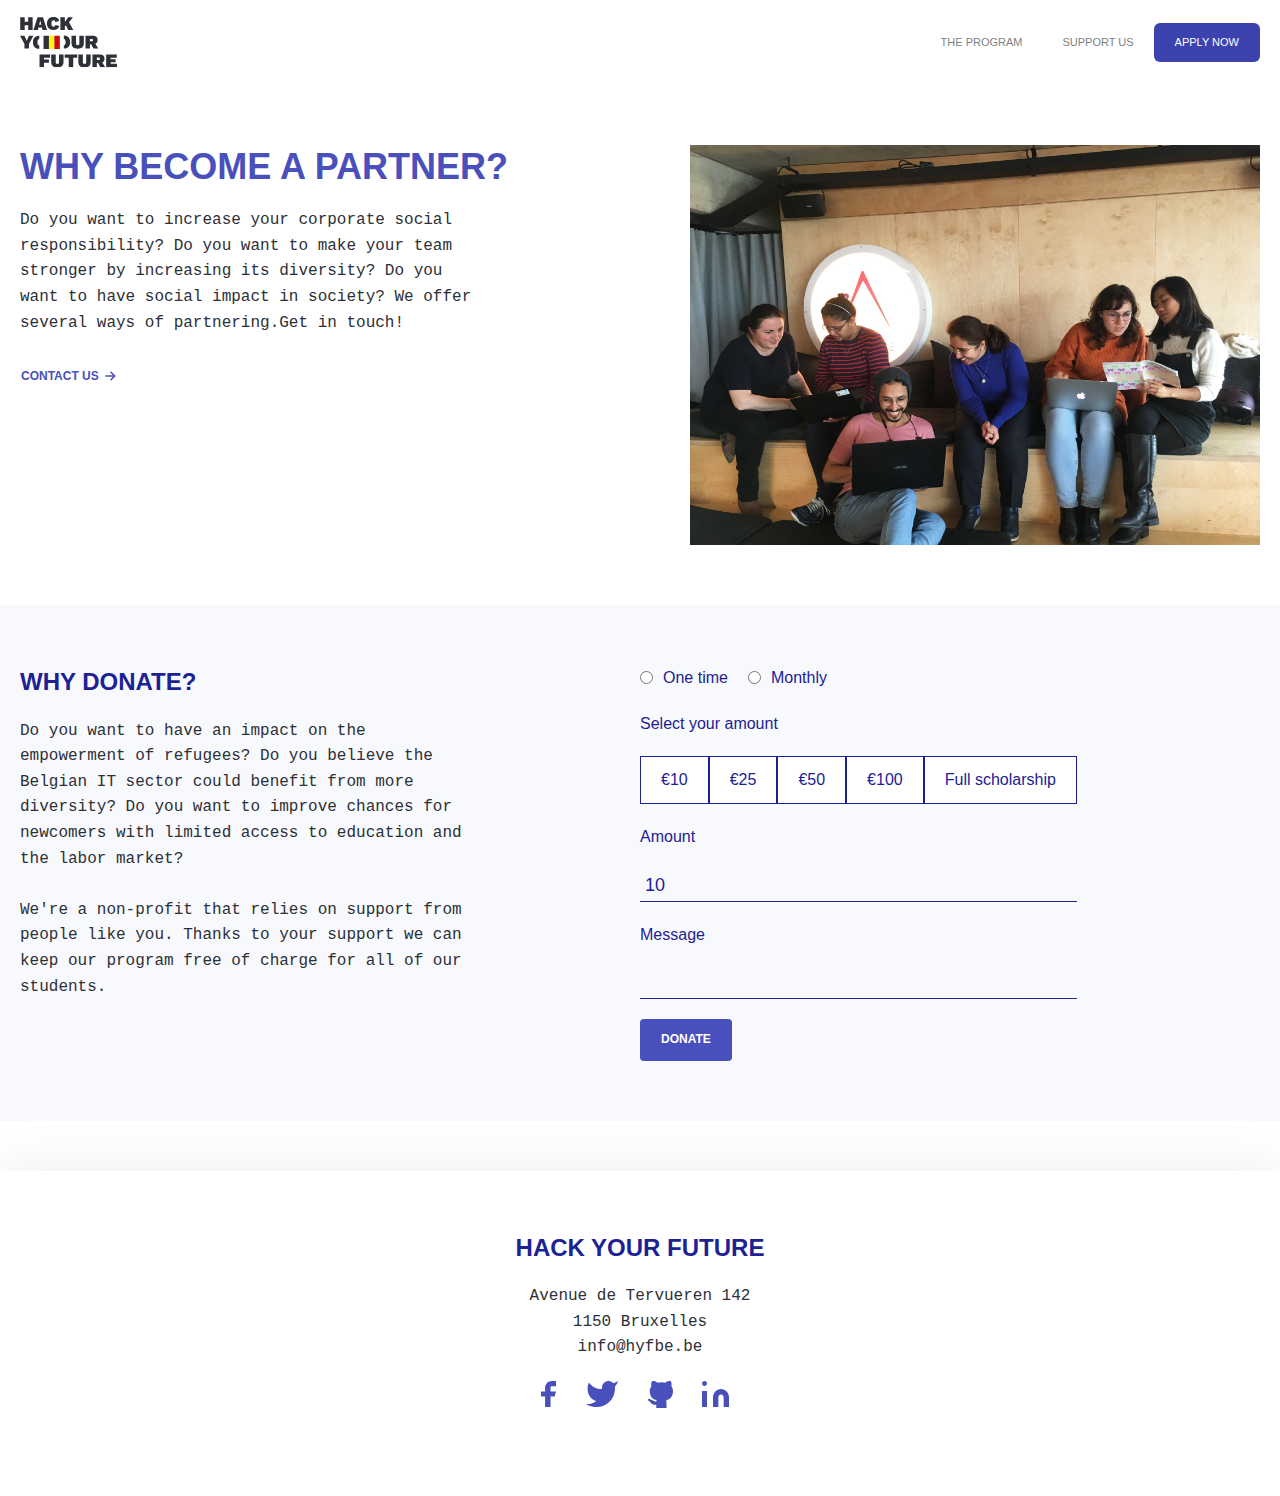
<file: pages/support-us-page.html>
<!DOCTYPE html>
<html lang="en">
  <head>
    <meta charset="UTF-8" />
    <link rel="icon" type="image/svg+xml" href="./client/assets/favicon.ico" />
    <meta name="viewport" content="width=device-width, initial-scale=1.0" />
    <title>Support us page</title>
    <link href="../styles/support-us-page.css" rel="stylesheet" />
    <link href="../styles/utilities.css" rel="stylesheet" />
  </head>

  <body>
    <div id="support-container">
      <div id="support-wrapper">
        <!--Header-->
        <header class="header">
          <div class="header-container">
            <div class="logo-container">
              <a href="../index.html">
                <img src="../images/logos/hyf.svg" alt="hyf-logo" />
              </a>
            </div>
            <nav class="header-nav">
              <a href="program-page.html" class="nav-link">
                <span>THE PROGRAM</span>
              </a>
              <!-- <a href="/" class="nav-link">
              <span>VOLUNTEER</span>
            </a>
            <a href="/" class="nav-link">
              <span>DIGITALENTS</span>
            </a>
            <a href="/" class="nav-link">
              <span>ABOUT</span>
            </a>
            <a href="/" class="nav-link">
              <span>FAQ</span>
            </a>-->
              <a href="support-us-page.html" class="nav-link">
                <span>SUPPORT US</span>
              </a>
              <a
                class="btn"
                href="https://docs.google.com/forms/d/e/1FAIpQLSe2Rt_ns9DNhkDK3BO-uV07ePRrf6yVcAobrXXyIl71q2zZvg/viewform"
                >APPLY NOW
              </a>
            </nav>
          </div>
        </header>
      </div>
      <main>
        <!--------This is the Introduction part--------->
        <div class="intros-box">
          <section class="intros">
            <div class="intros-1">
              <div class="intro1">
                <div class="i1-info">
                  <h2 class="intro1-h2">WHY BECOME A PARTNER?</h2>
                  <p class="intros-p">
                    Do you want to increase your corporate social
                    responsibility? Do you want to make your team stronger by
                    increasing its diversity? Do you want to have social impact
                    in society? We offer several ways of partnering.Get in
                    touch!
                  </p>
                  <a
                    href="mailto:info@hyfbe.be"
                    target="_blank"
                    rel="noopener noreferrer nofollow"
                    class="intros-arrow"
                    >CONTACT US<svg
                      aria-hidden="true"
                      focusable="false"
                      data-prefix="fas"
                      data-icon="arrow-right"
                      class="svg-inline--fa fa-arrow-right"
                      role="img"
                      xmlns="http://www.w3.org/2000/svg"
                      viewBox="0 0 448 512"
                      data-side="right"
                    >
                      <path
                        fill="currentColor"
                        d="M438.6 278.6c12.5-12.5 12.5-32.8 0-45.3l-160-160c-12.5-12.5-32.8-12.5-45.3 0s-12.5 32.8 0 45.3L338.8 224 32 224c-17.7 0-32 14.3-32 32s14.3 32 32 32l306.7 0L233.4 393.4c-12.5 12.5-12.5 32.8 0 45.3s32.8 12.5 45.3 0l160-160z"
                      ></path>
                    </svg>
                  </a>
                </div>
                <div class="intro-img">
                  <div class="intro1-image"></div>
                </div>
              </div>
            </div>
          </section>
        </div>

        <!--Donate us-->
        <section class="donate-box">
          <div class="donate-gap">
            <div class="donate-grid">
              <div class="donate-para-box">
                <div class="donate-para-grid">
                  <h1 class="donate-para-h1">Why donate?</h1>
                  <p class="donate-paragraph">
                    Do you want to have an impact on the empowerment of
                    refugees? Do you believe the Belgian IT sector could benefit
                    from more diversity? Do you want to improve chances for
                    newcomers with limited access to education and the labor
                    market?
                    <br />
                    <br />
                    We're a non-profit that relies on support from people like
                    you. Thanks to your support we can keep our program free of
                    charge for all of our students.
                  </p>
                </div>
              </div>
              <!--Donation form-->
              <div class="d-grid">
                <div class="f-grid">
                  <div class="options-box">
                    <div for="once" class="options-2">
                      <input
                        type="radio"
                        name="support"
                        id="once"
                        class="choice-click"
                      />
                      <div class="no-ot">One time</div>
                    </div>
                    <div for="monthly" class="options-2">
                      <input
                        type="radio"
                        name="support"
                        id="monthly"
                        class="choice-click"
                      />
                      <div class="no-ot">Monthly</div>
                    </div>
                  </div>
                  <div class="amount-grid">
                    <label for="amount-options" class="no-ot"
                      >Select your amount</label
                    >
                    <ul id="amount-options" class="amot-option">
                      <li class="sop-rest" autofocus>€10</li>
                      <li class="sop-rest">€25</li>
                      <li class="sop-rest">€50</li>
                      <li class="sop-rest">€100</li>
                      <li class="sop-rest">Full scholarship</li>
                    </ul>
                    <label for="amount" class="no-ot">Amount</label>
                    <input type="number" class="write-numbers" value="10" />
                    <label for="message" class="no-ot">Message</label>
                    <input type="text" class="write-numbers" value="" />
                  </div>
                  <button class="dnt-btn" type="submit">Donate</button>
                </div>
              </div>
            </div>
          </div>
        </section>

        <!--This is the footer part-->
        <section class="footer">
          <div class="f1">
            <div class="f2"></div>
            <h3 class="footer-heading">HACK YOUR FUTURE</h3>
            <p class="footer-para">
              Avenue de Tervueren 142 <br />1150 Bruxelles
            </p>
            <a href="mailto:info@hyfbe.be" class="footer-mail">info@hyfbe.be</a>
            <div class="footer-smedia">
              <a
                href="https://www.facebook.com/HackYFutureBE/"
                target="_blank"
                rel="noopener noreferrer nofollow"
                class="sm-links"
              >
                <img
                  alt=""
                  src="[data-uri]"
                  class="ft"
                />-</a
              >
              <a
                href="https://twitter.com/HackYFutureBE"
                target="_blank"
                rel="noopener noreferrer nofollow"
                class="sm-links"
              >
                <img
                  alt=""
                  src="[data-uri]"
                  class="ft"
                />-</a
              >
              <a
                href="https://github.com/HackYourFutureBelgium"
                target="_blank"
                rel="noopener noreferrer nofollow"
                class="sm-links"
              >
                <img
                  alt=""
                  src="[data-uri]"
                  class="ft"
                />-</a
              >
              <a
                href="https://www.linkedin.com/company/hackyourfuture-belgium/"
                target="_blank"
                rel="noopener noreferrer nofollow"
                class="sm-links"
              >
                <img
                  alt=""
                  src="[data-uri]"
                  class="ft"
                />-</a
              >
            </div>
          </div>
        </section>
      </main>
    </div>
  </body>
</html>
</file>
<file: styles/support-us-page.css>
/* Header */
.header {
  display: flex;
  width: 100%;
  height: 85px;
  min-height: 85px;
  box-sizing: border-box;
  padding: 0 20px;
}

.header-container {
  align-items: center;
  background: transparent;
  display: flex;
  flex: 0 1 100%;
  flex-direction: row;
  height: 100%;
  justify-content: flex-start;
  margin: auto;
  max-width: 1280px;
  width: 100%;
  position: static;
}

/* Navbar */
.logo-container {
  display: flex;
  justify-content: center;
  align-items: center;
  height: 60%;
}

.logo-container a {
  height: 100%;
}

.logo-container img {
  width: auto;
  height: 100%;
  object-fit: contain;
}

.header-nav {
  display: flex;
  justify-content: flex-end;
  align-items: center;
  flex-grow: 1;
  flex-direction: row;
}

.nav-link {
  display: inline-flex;
  align-items: center;
  height: 100%;
  color: rgb(127, 127, 127);
  font-size: 11px;
  line-height: 160%;
  text-transform: uppercase;
  padding: 10px 20px;
  font-family: "Work Sans", sans-serif;
}

.nav-link span {
  position: relative;
  font-family: "Work Sans", sans-serif;
}

.nav-link span:hover {
  color: black;
}

.nav-link span:hover::after {
  content: "";
  position: absolute;
  bottom: -10px;
  left: -5px;
  width: calc(100% + 10px);
  height: 3px;
  background-color: rgb(74, 80, 187);
  display: block;
}

.nav-button {
  display: inline-flex;
  font-size: 11px;
  line-height: 160%;
  background-color: rgb(74, 80, 187);
  color: white;
  font-weight: 501;
  border: 1px solid transparent;
  border-radius: 4px;
  box-sizing: border-box;
  padding: 10px 20px;
  cursor: pointer;
  text-transform: uppercase;
  align-items: center;
  font-family: "Work Sans", sans-serif;
}

.btn {
  display: inline-flex;
  font-size: 11px;
  line-height: 160%;
  text-decoration: none;
  background-color: rgb(60, 66, 174);
  color: white;
  font-weight: 500;
  border: 1px solid transparent;
  border-radius: 6px;
  box-sizing: border-box;
  padding: 10px 20px;
  cursor: pointer;
  text-transform: uppercase;
  align-items: center;
  font-family: "Work Sans", sans-serif;
}

/* ----------------------Intro page style---------------------------------------------- */
.intros-box {
  display: flex;
  flex: 1 0 auto;
  flex-direction: column;
  margin: 0 auto;
  -webkit-box-flex: 1;
  width: 100%;
  box-sizing: border-box;
}

.intros {
  display: flex;
  justify-content: center;
  width: 100%;
  padding: 50px 20px;
  position: relative;
  z-index: 1;
  flex: 1 0 auto;
  background-color: white;
  overflow: hidden;
}

.intros-1 {
  display: flex;
  flex-direction: column;
  justify-content: center;
  align-items: center;
  width: 100%;
  max-width: 1280px;
  padding: 10px 0;
  margin: 0 auto;
}

.i1-info > p {
  margin-bottom: 20px;
}

.i1-info > [data-target="link"],
.kAJlab > a {
  margin-left: -20px;
}

.intros-p {
  color: rgb(45, 48, 55);
  text-align: left;
  max-width: 470px;
  line-height: 160%;
  font-size: 16px;
  font-family: "Space Mono", monospace;
  word-break: break-word;
  font-weight: 300;
}

.intros-p > a {
  margin-left: -20px;
}

.intros-arrow > [data-side="right"] {
  margin-left: 6px;
  margin-top: -2px;
}

.svg-inline--fa {
  display: var(--fa-display, inline-block);
  height: 1em;
  overflow: visible;
  vertical-align: -0.125em;
}

.intros-arrow svg {
  color: inherit;
  font-size: 12px;
  line-height: 160%;
  font-weight: 600;
  cursor: pointer;
  text-transform: uppercase;
  font-family: "Work Sans", sans-serif;
}

.intros-arrow {
  display: inline-flex;
  font-size: 12px;
  line-height: 160%;
  font-weight: 600;
  border: 1px solid transparent;
  border-radius: 4px;
  box-sizing: border-box;
  padding: 10px 20px;
  cursor: pointer;
  text-transform: uppercase;
  -webkit-box-align: center;
  align-items: center;
  font-family: "Work Sans", sans-serif;
  background-color: transparent;
  color: rgb(74, 80, 187);
  margin-left: -20px;
  vertical-align: baseline;
}

.intros-arrow:hover {
  background-color: rgb(229, 229, 229);
}

.intro1 {
  width: 100%;
  display: flex;
}

.i1-info {
  display: flex;
  flex: 0 0 auto;
  flex-direction: column;
  align-items: flex-start;
  -webkit-box-pack: start;
  justify-content: flex-start;
  padding: 0 50px 0 0;
  width: 50%;
  order: 1;
}

.intro1-h2 {
  font-size: 36px;
  line-height: 120%;
  margin-bottom: 20px;
  text-transform: uppercase;
  font-family: "Work Sans", sans-serif;
  font-weight: 700;
  color: rgb(74, 80, 187);
  text-align: left;
}

.intro-img {
  display: flex;
  width: 50%;
  height: 100%;
  min-height: 400px;
  order: 2;
  padding: 0 0 0 50px;
  align-items: stretch;
  -webkit-box-align: stretch;
}

.style {
  min-height: 300px;
}

.intro1-image {
  -webkit-box-align: stretch;
  align-items: stretch;
  box-sizing: border-box;
  display: flex;
  flex-direction: row;
  height: 100%;
  -webkit-box-pack: start;
  justify-content: flex-start;
  width: 100%;
  z-index: auto;
  position: relative;
  background: url(../images/logos/teamwork.jpg) 0% 0% / cover transparent;
  flex: 0 1 100%;
}

/* --- donte---- */

.donate-box {
  margin-bottom: 50px;
  display: flex;
  -webkit-box-pack: center;
  justify-content: center;
  width: 100%;
  padding: 50px 20px;
  position: relative;
  box-shadow: none;
  background: rgb(248, 249, 252);
  z-index: 1;
  flex: 0 0 auto;
}

.donate-gap {
  display: flex;
  flex-direction: column;
  -webkit-box-pack: center;
  justify-content: center;
  -webkit-box-align: center;
  align-items: center;
  width: 100%;
  max-width: 1280px;
  padding: 10px 0;
  margin: 0 auto;
}

.donate-grid {
  display: flex;
  width: 100%;
  overflow: hidden;
}

.donate-para-box {
  display: flex;
  flex-direction: column;
  width: 50%;
  padding-right: 80px;
}

.donate-para-grid {
  -webkit-box-align: stretch;
  align-items: stretch;
  box-sizing: border-box;
  display: flex;
  flex-direction: column;
  height: auto;
  -webkit-box-pack: start;
  justify-content: flex-start;
  max-width: 450px;
  width: 100%;
  position: static;
  background: none 0% 0% / auto transparent;
  flex: 0 1 100%;
}

.donate-para-h1 {
  font-size: 24px;
  line-height: 140%;
  margin-bottom: 20px;
  text-transform: uppercase;
  font-family: "Work Sans", sans-serif;
  font-weight: 700;
  color: rgb(28, 34, 148);
  text-align: left;
}

.donate-paragraph {
  color: rgb(45, 48, 55);
  text-align: left;
  line-height: 160%;
  font-size: 16px;
  font-family: "Space Mono", monospace;
  word-break: break-word;
  font-weight: 300;
}

.d-grid {
  display: flex;
  flex-direction: column;
  width: 50%;
}

.f-grid {
  display: flex;
  flex-direction: column;
  align-items: flex-start;
}

.options-box {
  display: flex;
  flex-direction: row;
}

.options-box:first-child {
  margin-bottom: 20px;
}

.options-2 {
  cursor: pointer;
  display: flex;
  -webkit-box-align: center;
  align-items: center;
  margin-right: 20px;
}

.choice-click {
  cursor: pointer;
  margin-right: 10px;
}

.no-ot {
  color: rgb(28, 34, 148);
  text-align: left;
  line-height: 160%;
  font-size: 16px;
  font-family: "Work Sans", sans-serif;
  word-break: break-word;
  font-weight: 300;
}

.amount-grid {
  display: flex;
  flex-direction: column;
}

.amot-option {
  display: flex;
  margin: 20px 0;
}

.ul {
  box-sizing: border-box;
  font-family: sans-serif;
  font-size: 100%;
  font-style: normal;
  vertical-align: baseline;
}

.sop-rest {
  -webkit-box-align: center;
  align-items: center;
  display: flex;
  border: 1px solid rgb(28, 34, 148);
  color: rgb(28, 34, 148);
  padding: 15px 20px;
  cursor: pointer;
  -webkit-box-pack: center;
  justify-content: center;
  background-color: white;
  font-family: "Work Sans", sans-serif;
}

.sop-rest:hover,
.sop-rest:active,
.sop-rest:focus {
  background-color: rgb(28, 34, 148);
  color: white;
}

.write-numbers {
  width: 100%;
  border-image: initial;
  border-bottom: 1px solid rgb(28, 34, 148);
  margin: 20px 0;
  font-size: 18px;
  padding: 5px;
  box-sizing: border-box;
  color: rgb(28, 34, 148);
  background-color: transparent;
  outline: none;
}

.dnt-btn {
  display: inline-flex;
  font-size: 12px;
  line-height: 160%;
  text-decoration: none;
  background-color: rgb(74, 80, 187);
  color: white;
  font-weight: 600;
  border: 1px solid transparent;
  border-radius: 4px;
  box-sizing: border-box;
  padding: 10px 20px;
  cursor: pointer;
  text-transform: uppercase;
  -webkit-box-align: center;
  align-items: center;
  font-family: "Work Sans", sans-serif;
}

/* ------Footer part styling--- */

.footer-heading {
  font-size: 24px;
  line-height: 140%;
  margin-bottom: 20px;
  text-transform: uppercase;
  font-family: "Work Sans", sans-serif;
  font-weight: 700;
  color: rgb(28, 34, 148);
  text-align: left;
}

.footer-para {
  color: rgb(45, 48, 55);
  text-align: center;
  line-height: 160%;
  font-size: 16px;
  font-family: "Space Mono", monospace;
  word-break: break-word;
  font-weight: 300;
}

.footer-mail {
  color: rgb(45, 48, 55);
  text-align: left;
  line-height: 160%;
  font-size: 16px;
  font-family: "Space Mono", monospace;
  word-break: break-word;
  font-weight: 300;
}

.footer-smedia {
  align-items: stretch;
  box-sizing: border-box;
  display: flex;
  flex-direction: row;
  height: auto;
  -webkit-box-pack: center;
  justify-content: center;
  width: 100%;
  position: static;
  background: none 0% 0% / auto transparent;
  flex: 0 1 100%;
  margin: 20px 0;
}

.sm-links {
  color: white;
  text-align: left;
  line-height: 160%;
  font-size: 16px;
  font-family: "Space Mono", monospace;
  margin: 0 10px;
  word-break: break-word;
  font-weight: 300;
}

.f2 {
  align-items: center;
  box-sizing: border-box;
  display: flex;
  flex-direction: column;
  height: auto;
  -webkit-box-pack: start;
  justify-content: flex-start;
  width: 100%;
  position: static;
  background: none 0% 0% / auto transparent;
  flex: 0 1 100%;
}

.f1 {
  display: flex;
  flex-direction: column;
  -webkit-box-pack: center;
  justify-content: center;
  align-items: center;
  width: 100%;
  max-width: 1280px;
  padding: 10px 0;
  margin: 0 auto;
}

.footer {
  display: flex;
  justify-content: center;
  width: 100%;
  padding: 50px 20px;
  position: relative;
  box-shadow: rgba(0, 0, 0, 0.08) 0 0 53px;
  background: none;
  z-index: 1;
  flex: 0 0 auto;
}

/* ----- tablets---- */

/* --@media (max-width: 768px) .intro1 {
  flex-direction: column;
}

i1-info {
  width: 100%;
  order: 1;
  padding: 0 0 20px;
}

.donate-grid {
    flex-direction: column;
}

.donate-para-box {
    width: 100%;
}

.d-grid {
    width: 100%;
    margin-top: 50px;
} -- */

/* ---------------- phones ------------------ */

@media (max-width: 498px) .intros {
  padding: 20px;
}
</file>
<file: styles/utilities.css>
/* Utilities */
* {
  margin: 0;
  padding: 0;
  box-sizing: border-box;
  border: 0;
  font-family: sans-serif;
  font-size: 100%;
  font-style: normal;
  text-decoration: none;
  vertical-align: baseline;
}

body {
  background-color: white;
  font-family: "Space Mono", monospace;
  max-width: 100vw;
  line-height: 1;
  min-height: 100vh;
}
</file>
